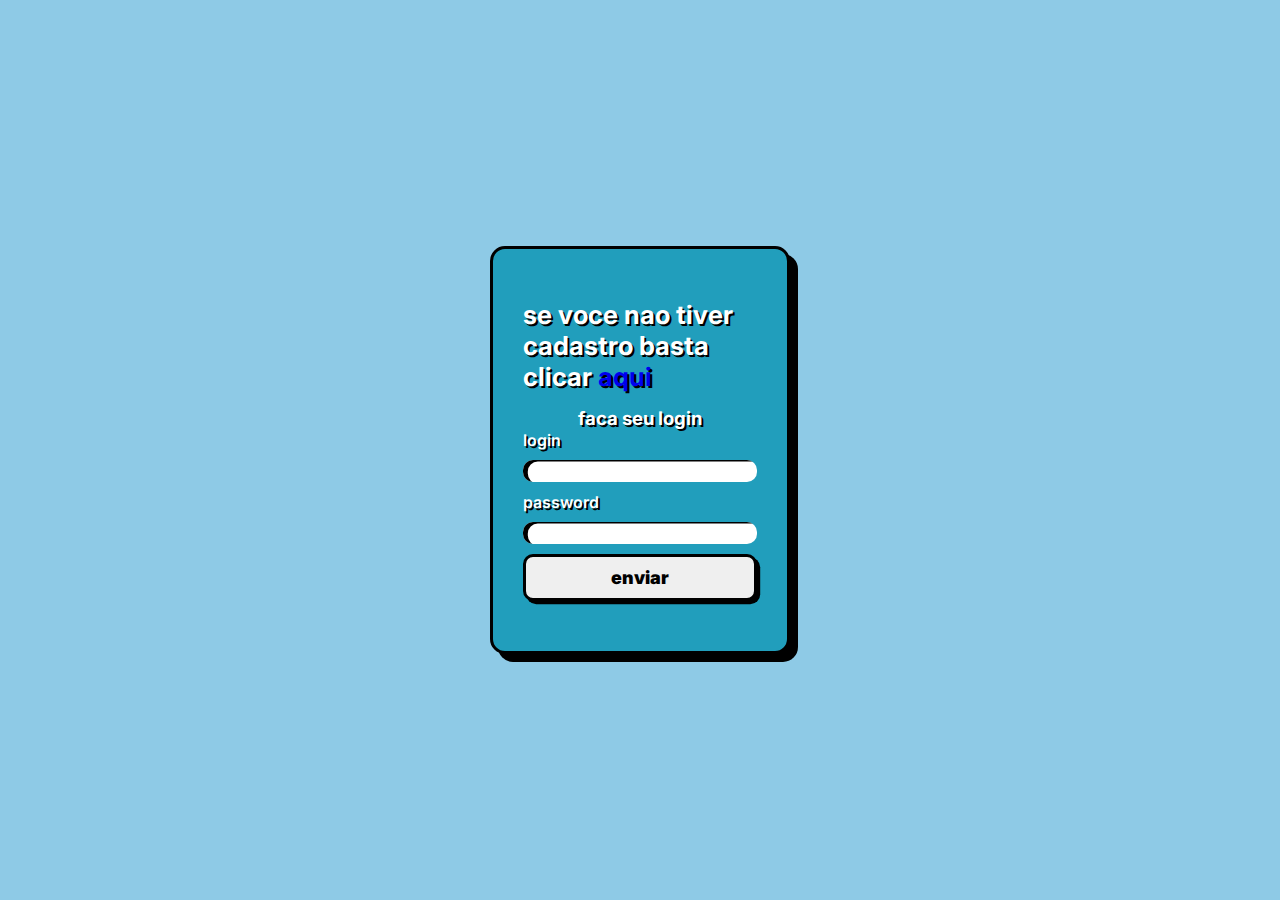
<file: index.html>
<!DOCTYPE html>
<html lang="pt-br">
  <head>
    <meta charset="UTF-8" />
    <meta http-equiv="X-UA-Compatible" content="IE=edge" />
    <meta name="viewport" content="width=device-width, initial-scale=1.0" />
    <title>Viewer</title>
    <link rel="stylesheet" href="style.css" />
  </head>
  <body>
    <div class="card">
      <h1>se voce nao tiver cadastro basta clicar<a href="DripStore_login/index.html"> aqui</a></h1>
      <form id="form">
        <h3>faca seu login</h3>
        <label for="login">login</label>
        <input type="text" id="login" required>
        <label for="password">password</label>
        <input type="password" name="password" id="password" required>
        <button>enviar</button>
      </form>
    </div>
    <script>
      let login = document.getElementById("login")
      let password = document.getElementById("password")
      let form = document.getElementById("form")
      let acess = ["adm"]
      form.addEventListener("submit", (event) =>{
        event.preventDefault()
        login.value && password.value == acess[0]? [console.log("acesso permitido"), window.open("DripStore_login/index.html")]:console.log("acesso negado")
      })
    </script>
  </body>
</html>
</file>
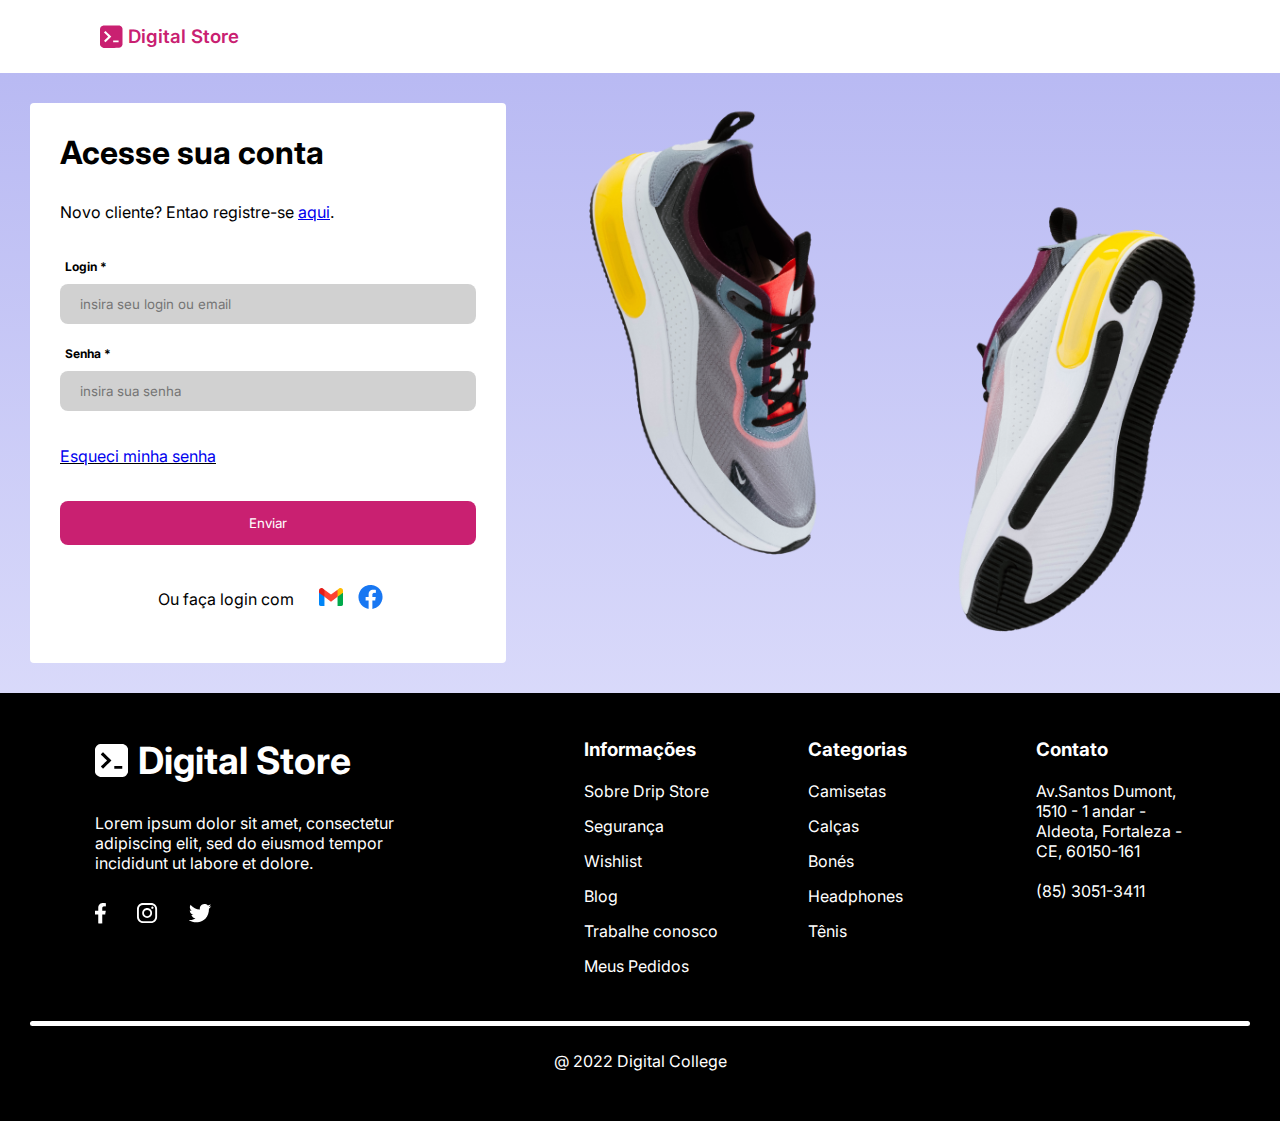
<file: DripStore_login/index.html>
<!DOCTYPE html>
<html lang="pt-br">
  <head>
    <meta charset="UTF-8" />
    <meta http-equiv="X-UA-Compatible" content="IE=edge" />
    <meta name="viewport" content="width=device-width, initial-scale=1.0" />
    <title>Drip Store - Login</title>
    <link rel="stylesheet" href="resources/styles/index.css" />
  </head>
  <body>
    <header>
      <div class="header_logo">
        <span class="image_logo">
          <img src="resources/images/Vector.svg" alt="logo digital Store" />
        </span>
        <span class="titulo_digital">
          <h3>Digital Store</h3>
        </span>
      </div>
    </header>
    
    <main>
      <div class="container_login">
        <div class="form_login">
          <h3>Acesse sua conta</h3>
          <span>Novo cliente? Entao registre-se <a href="#">aqui</a>.</span>
        </div>
        <form id="form1">
          <!-- login -->
          <label for="login">Login *</label>
          <input
            type="text"
            id="login"
            name="login"
            placeholder="insira seu login ou email"
            required
          />
          <!-- password -->
          <label for="password">Senha *</label>
          <input
            type="password"
            id="password"
            name="password"
            placeholder="insira sua senha"
            required
          />
          <span class="text_password"><a href="#">Esqueci minha senha</a></span>
          <!-- button -->
          <input type="submit" value="Enviar" id="btn" />
        </form>
        <div class="form_links">
          <p>Ou faça login com</p>
          <span>
            <a href="#"
              ><img src="resources/images/gmail 1.svg" alt="gmail"
            /></a>
            <a href="#"><img src="resources/images/face.png" alt="" /></a>
          </span>
        </div>
      </div>
      <div class="images">
        <span><img src="resources/images/shoes01.png" /></span>
        <span><img src="resources/images/shoes02.png" /></span>
      </div>
    </main>

    <footer>
      <div class="footer">
        <section id="section1">
          <div id="logo-digitalStore">
            <span><img src="resources/images/DC_white.svg" alt="" /></span>
            <span><h3>Digital Store</h3></span>
          </div>
          <p>
            Lorem ipsum dolor sit amet, consectetur adipiscing elit, sed do
            eiusmod tempor incididunt ut labore et dolore.
          </p>
          <span id="icons">
            <a href="#"><img src="resources/images/face_white.png" alt="" /></a>
            <a href="#"><img src="resources/images/Insta.svg" alt="" /></a>
            <a href="#"><img src="resources/images/Tweet.svg" alt="" /></a>
          </span>
        </section>
        <section id="section2">
          <div class="info">
            <h3>Informações</h3>
            <ul>
              <li><a href="#">Sobre Drip Store</a></li>
              <li><a href="#">Segurança</a></li>
              <li><a href="#">Wishlist</a></li>
              <li><a href="#">Blog</a></li>
              <li><a href="#">Trabalhe conosco</a></li>
              <li><a href="#">Meus Pedidos</a></li>
            </ul>
          </div>
          <div class="categorias">
            <h3>Categorias</h3>
            <ul>
              <li><a href="#">Camisetas</a></li>
              <li><a href="#">Calças</a></li>
              <li><a href="#">Bonés</a></li>
              <li><a href="#">Headphones</a></li>
              <li><a href="#">Tênis</a></li>
            </ul>
          </div>
        </section>
        <section id="section3">
          <h3>Contato</h3>
          <div>
            <p>
              Av.Santos Dumont, 1510 - 1 andar - Aldeota, Fortaleza - CE,
              60150-161
            </p>
            <br />
            <p>(85) 3051-3411</p>
          </div>
        </section>
      </div>
      <span id="nameDigital"><p>@ 2022 Digital College</p></span>
    </footer>

    <script src="script/form.js"></script>
  </body>
</html>
</file>
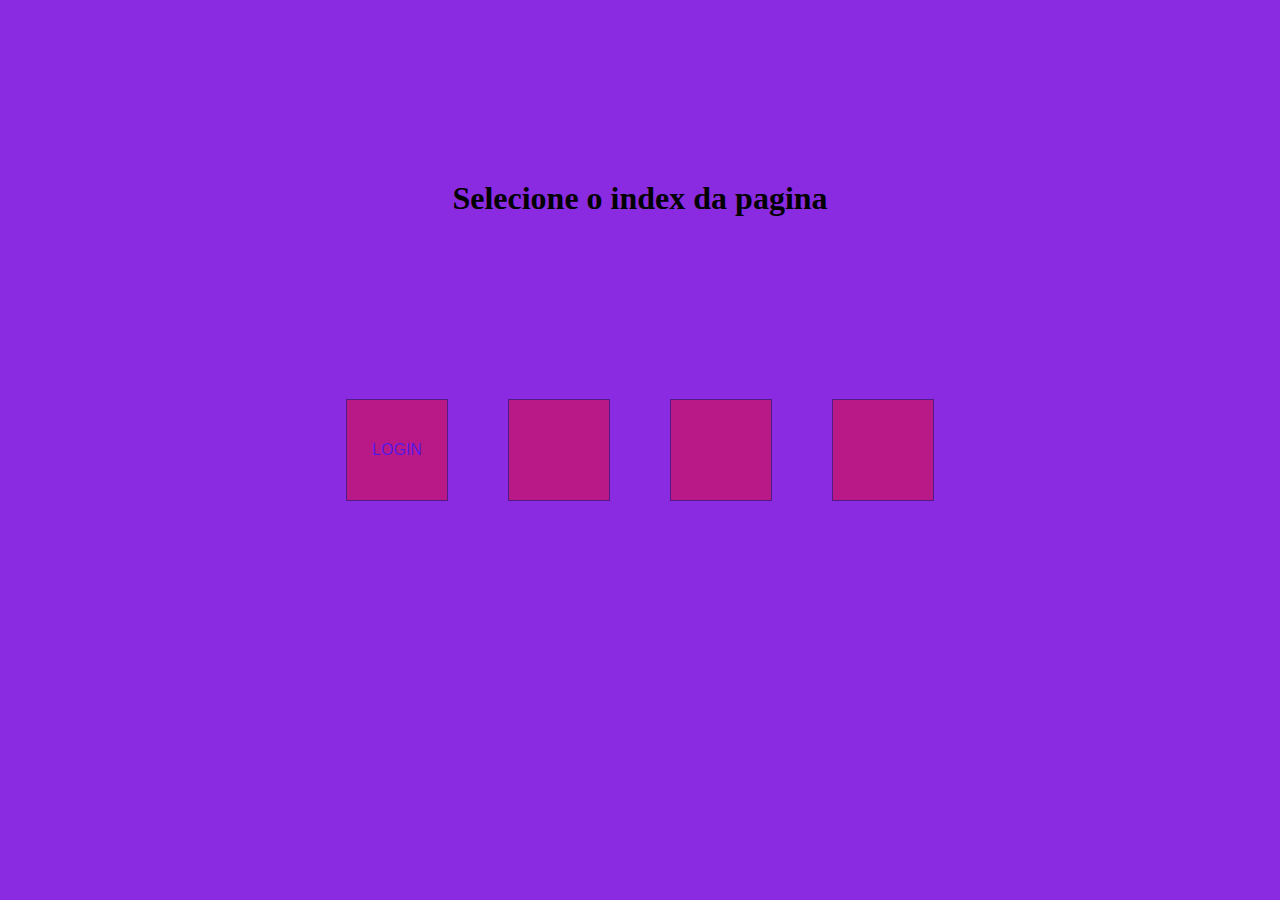
<file: main.html>
<!DOCTYPE html>
<html lang="pt-br">
<head>
    <meta charset="UTF-8">
    <meta http-equiv="X-UA-Compatible" content="IE=edge">
    <meta name="viewport" content="width=device-width, initial-scale=1.0">
    <title>Viewer</title>
    <style>
        *{
            margin: 0;
            padding: 0;
            text-decoration: none;
            list-style: none;
        }
        body{
            height: 100vh;
            width: 100%;
            display: flex;
            flex-direction: column;
            justify-content: center;
            align-items: center;
            background-color: blueviolet;
        }
        section{
            display: flex;
        }
        div{
            display: flex;
            justify-content: center;
            align-items: center;
            background-color: red;
            width: 100px;
            aspect-ratio: 1;
            border-radius: 0px;
            font-size: 16px;
            border: 1px solid black;
            font-family: Arial, Helvetica, sans-serif;
            /* color: aliceblue; */
            font-weight: 100;
            transition: 0.3s;
            margin: 0 30px;
        }
        div:hover{
            box-shadow: 0 0 10px;
            font-size: 32px;
            width: 200px;
        }
        div:not(:hover){
            width: 100px;
            opacity: .4;
        }
    </style>
</head>
<body>
    <h1 style="position: absolute; top:20%">Selecione o index da pagina</h1>
    <section>
        <div class="btn"><a href="DripStore_login/index.html">LOGIN</a></div>
        <div class="btn"></div>
        <div class="btn"></div>
        <div class="btn"></div>
    </section>
</body>
</html>
</file>
<file: style.css>
@import url(./DripStore_login/resources/styles/reset.css);

/* *{
  outline: 1px solid black;
} */

:root{
  --bg-baby-blue:#8ecae6;
  --bg-blue-defalt:#219ebc;
  --bg-blue-dark:#023047;
  --bg-yellow:#ffb703;
  --bg-orange:#fb8500;
  --shadow-draw: .5rem .5rem black;
}


body{
  height: 100vh;
  width: 100%;
  display: flex;
  justify-content: center;
  align-items: center;
  background: var(--bg-baby-blue);
  font-family: inherit;
  font-weight: 600;
}

.card{
  display: flex;
  flex-direction: column;
  gap: 15px;
  max-width: 300px;
  padding: 50px 30px;
  margin: 150px 30px;
  border-radius: 15px;
  background: var(--bg-blue-defalt);
  border: 3px solid black;
  color: white;
  box-shadow: var(--shadow-draw);
  text-shadow: .1rem .1rem rgb(0, 0, 0);
}

form{
  display: flex;
  flex-direction: column;
}

h1{
  font-size: 26px;
}

h3{
  text-align: center;
}
label{
  margin-bottom: 10px;
}
[type="text"],[type="password"]{
  margin-bottom: 10px;
  border-radius: 10px;
  border: none;
  box-shadow: inset .3rem .1rem;
  padding: 3px 0;
}

[type="text"]:hover,[type="password"]:focus{
  background: var(--bg-blue-dark);
  border-color: var(--bg-yellow);
  color: black;
}

button{
  padding: 10px 50px;
  border-radius: 10px;
  border: 3px solid black;
  box-shadow: .2rem .2rem;
  cursor: pointer;
  font-size: 18px;
  font-weight: 900;
  transition: .3s;
}

button:hover{
  transform: translate(-0.1rem,-0.1rem);
  background-color: var(--bg-blue-dark);
}
</file>
<file: DripStore_login/resources/styles/index.css>
/* reset de pagina */
@import url(reset.css);
@import url(footer.css);
@import url(main.css);

body {
  height: 100%;
  width: 100vw;
  background: linear-gradient(180deg, #b5b6f2 0%, #efefff 100%);
}
header {
  display: flex;
  justify-content: flex-start;
  align-items: center;
  padding: 25px 100px;
  background-color: rgba(255, 255, 255, 1);
  transition: 0.5s;
}
main {
  padding: 30px;
  display: flex;
  position: relative;
  flex-direction: row;
  align-items: center;
  justify-content: center;
}
footer {
  display: flex;
  flex-direction: column;
  justify-content: center;
  align-items: center;
  color: white;
  background-color: black;
  padding: 30px;
  gap: 30px;
  margin:auto;
}
/* elementos filhos do header*/
header > div {
  display: flex;
  align-items: center;
  justify-content: center;
}

header > div > span:first-child {
  display: flex;
  padding-right: 5px;
}
header > div > span:last-child h3 {
  color: #c92071;
  font-weight: 600;
}

/* responsivo */
@media (max-width: 1200px) {
  main > .images {
    display: none;
  }
  #section1{
    max-width: 300px;
  }
}
@media (max-width: 480px) {
  main {
    padding: auto 30px auto 30px;
  }
  header {
    justify-content: center;
    padding: 25px;
  }
  main > .images {
    display: none;
  }
  .container_login {
    width: 315px;
  }
  main > div .form_links {
    flex-direction: column;
  }
  main > div .form_login h3 {
    font-size: 22px;
  }
  form {
    width: 100%;
  }
  footer > div {
    flex-direction: column;
    gap: 30px;
  }
  #section1{
    align-items: center;
    max-width: 300px;
    text-align: center;
  }
  #section3 {
    max-width: 300px;
  }
  #section3 h3{
    padding-left: 30%;
  }
  #section2 {
    gap: 30px;
  }
  .footer{
    justify-content: center;
    align-items: center;
  }
}
@keyframes linha {
  100% {
    width: 100%;
  }
}
</file>
